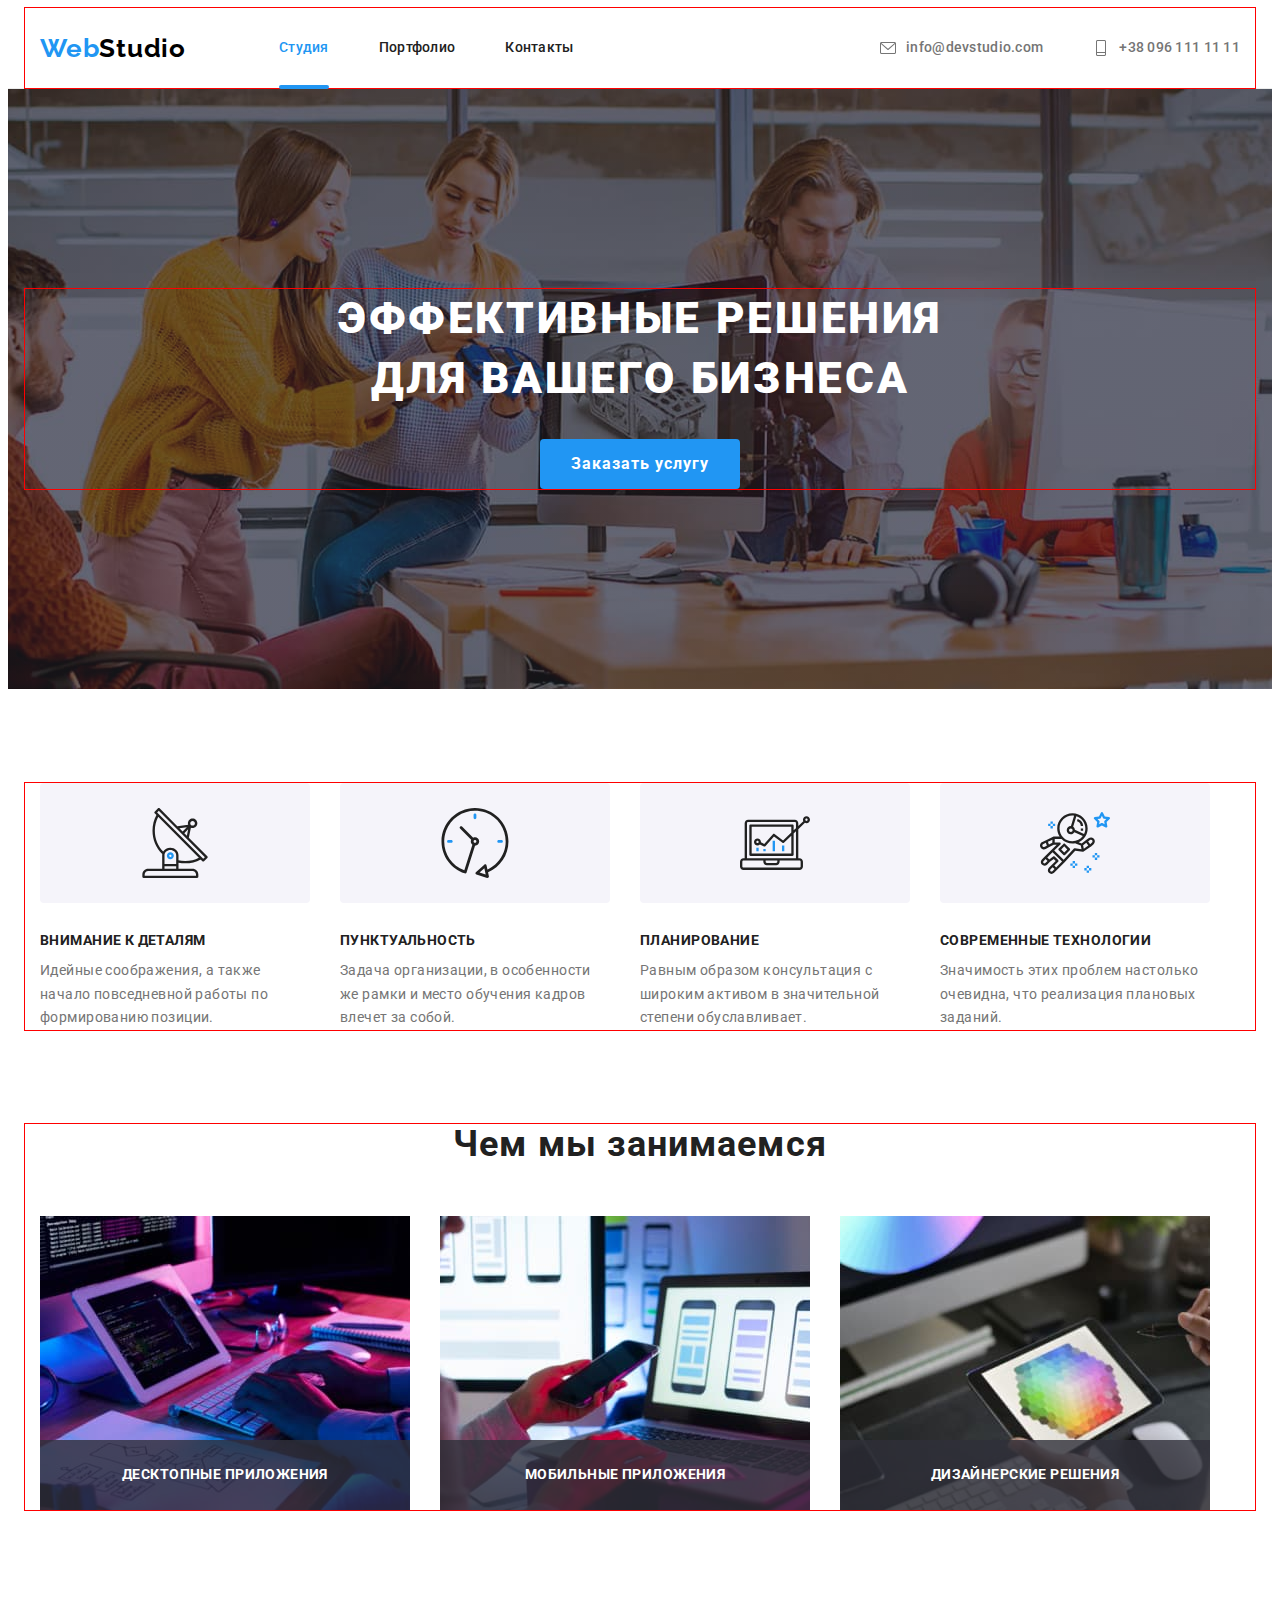
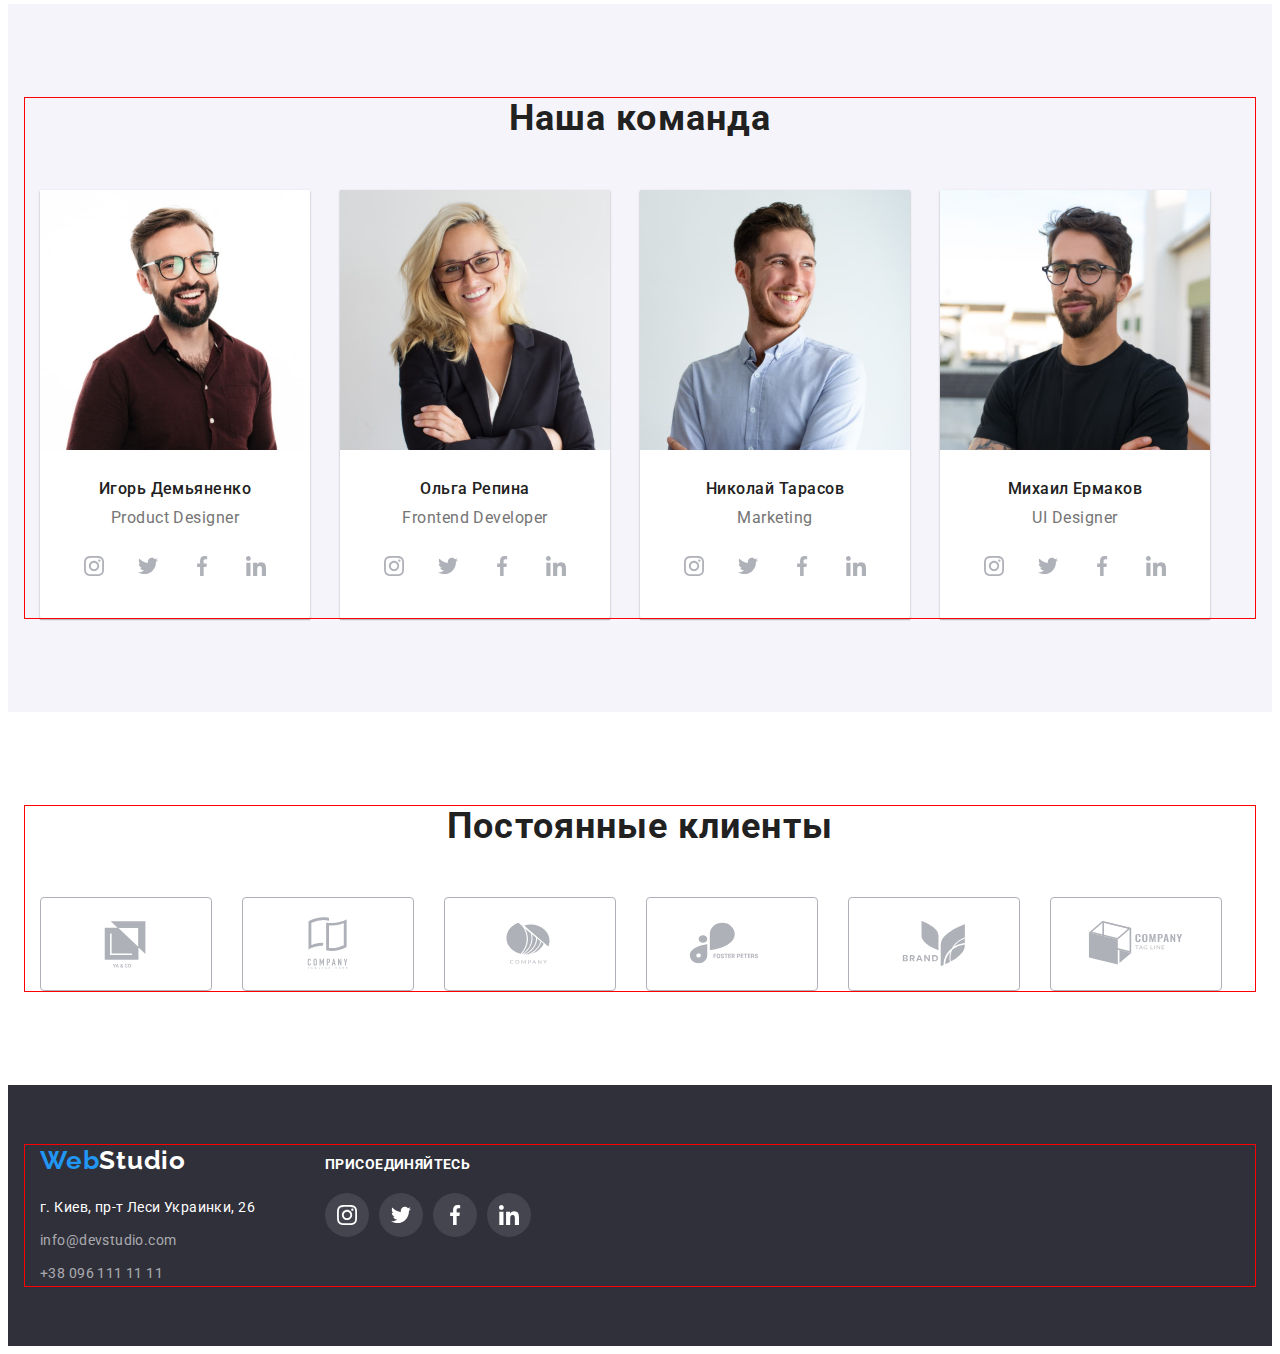
<file: index.html>
<!DOCTYPE html>
<html lang="ru">

<head>
    <meta charset="UTF-8">
    <meta http-equiv="X-UA-Compatible" content="IE=edge">
    <meta name="viewport" content="width=device-width, initial-scale=1.0">
    <link rel="preconnect" href="https://fonts.googleapis.com">
    <link rel="preconnect" href="https://fonts.gstatic.com" crossorigin>
    <link
        href="https://fonts.googleapis.com/css2?family=Raleway:wght@700&family=Roboto:wght@400;500;700;900&display=swap"
        rel="stylesheet">
    <title>WebStudio</title>
    <link rel="stylesheet" href="https://cdnjs.cloudflare.com/ajax/libs/modern-normalize/1.1.0/modern-normalize.min.css"
        integrity="sha512-wpPYUAdjBVSE4KJnH1VR1HeZfpl1ub8YT/NKx4PuQ5NmX2tKuGu6U/JRp5y+Y8XG2tV+wKQpNHVUX03MfMFn9Q=="
        crossorigin="anonymous" referrerpolicy="no-referrer" />
    <link rel="stylesheet" href="https://cdnjs.cloudflare.com/ajax/libs/animate.css/4.1.1/animate.min.css" />
    <link rel="stylesheet" href="./css/style.css">
</head>

<!-- href="https://cdnjs.cloudflare.com/ajax/libs/modern-normalize/1.1.0/modern-normalize.min.css"
integrity="sha512-wpPYUAdjBVSE4KJnH1VR1HeZfpl1ub8YT/NKx4PuQ5NmX2tKuGu6U/JRp5y+Y8XG2tV+wKQpNHVUX03MfMFn9Q==" 
***** в этом модерн-нормалайзе можно габарит контейнера указывать вместе с боковыми падингами (в моем случае 1200) -->

<!-- href="node_modules/modern-normalize/modern-normalize.css" 
*****нормалайз по ТЗ от GOIT, на него ругается браузер и нужно габарит контейнера указывать вычитая пвдинги боковые (в моем случае 1170) -->

<body>
    <!-- header -->
    <header class="header line">
        <div class="container">
            <div class="animate__animated animate__pulse">
                <a href="index.html" lang="en" class="logo-first">Web<span class="logo-second">Studio</span></a>
            </div>

            <nav class="header-nav">
                <ul class="header-list">
                    <li class="header-item"><a href="./index.html" class="hover current">Студия</a></li>
                    <li class="header-item"><a href="./portfolio.html" class="hover">Портфолио</a></li>
                    <li class="header-item"><a href="" class="hover">Контакты</a></li>
                </ul>
            </nav>

            <ul class="header-contacts">
                <li class="header-mail">
                    <a href="mailto:info@devstudio.com" class="hover-contacts">
                        <svg class="header-contacts-icon" width="16" height="16">
                            <use href="./images/icons.svg#icon-envelope"></use>
                        </svg>info@devstudio.com
                    </a>
                </li>
                <li class="header-phone">
                    <a href="tel:+380961111111" class="hover-contacts">
                        <svg class="header-contacts-icon" width="16" height="16">
                            <use href="./images/icons.svg#icon-vector"></use>
                        </svg>+38 096 111 11 11
                    </a>
                </li>
            </ul>
        </div>
    </header>

    <!-- боди -->
    <main>
        <!-- секция 1 hero-->
        <section class="hero">
            <div class="container">
                <h1 class="hero-title">Эффективные решения для вашего бизнеса</h1>
                <button type="button" class="hero-button" data-modal-open>Заказать услугу</button>
            </div>
        </section>

        <!-- секция 2 description -->
        <section class="description">
            <div class="container">
                <ul class="description-list">
                    <li class="description-item">
                        <div class="description-pic-item">
                            <svg class="description-pic-icon" width="70" height="70">
                                <use href="./images/icons.svg#icon-antenna"></use>
                            </svg>
                        </div>
                        <h3 class="description-title">Внимание к деталям</h3>
                        <p class="description-text">Идейные соображения, а также начало повседневной работы по
                            формированию позиции.</p>
                    </li>
                    <li class="description-item">
                        <div class="description-pic-item">
                            <svg class="description-pic-icon" width="70" height="70">
                                <use href="./images/icons.svg#icon-clock"></use>
                            </svg>
                        </div>
                        <h3 class="description-title">Пунктуальность</h3>
                        <p class="description-text">Задача организации, в особенности же рамки и место обучения кадров
                            влечет за собой.</p>
                    </li>
                    <li class="description-item">
                        <div class="description-pic-item">
                            <svg class="description-pic-icon" width="70" height="70">
                                <use href="./images/icons.svg#icon-diagram"></use>
                            </svg>
                        </div>
                        <h3 class="description-title">Планирование</h3>
                        <p class="description-text">Равным образом консультация с широким активом в значительной степени
                            обуславливает.</p>
                    </li>
                    <li class="description-item">
                        <div class="description-pic-item">
                            <svg class="description-pic-icon" width="70" height="70">
                                <use href="./images/icons.svg#icon-astronaut"></use>
                            </svg>
                        </div>
                        <h3 class="description-title">Современные технологии</h3>
                        <p class="description-text">Значимость этих проблем настолько очевидна, что реализация плановых
                            заданий.</p>
                    </li>
                </ul>
            </div>
        </section>

        <!-- секция 3 about -->
        <section class="about">
            <div class="container">
                <h2 class="about-title">Чем мы занимаемся</h2>
                <ul class="about-list">
                    <li class="about-item">
                        <img src="./images/img0.jpg" alt="изображение програмирования" width="370" height="294">
                        <div class="about-images">
                            <p class="about-images-name">Десктопные приложения</p>
                        </div>
                    </li>
                    <li class="about-item">
                        <img src="./images/img1.jpg" alt="изображение синхронизации с телефоном" width="370"
                            height="294">
                        <div class="about-images">
                            <p class="about-images-name">Мобильные приложения</p>
                        </div>
                    </li>
                    <li class="about-item">
                        <img src="./images/img2.jpg" alt="изображение цветового дизайна" width="370" height="294">
                        <div class="about-images">
                            <p class="about-images-name">Дизайнерские решения</p>
                        </div>
                    </li>
                </ul>
            </div>
        </section>

        <!-- секция 4 team-->
        <section class="team">
            <div class="container">
                <h2 class="team-title">Наша команда</h2>
                <ul class="team-list">
                    <li class="team-item">
                        <img src="./images/img3.jpg" alt="фото Игорь Демьяненко" width="270" height="260">
                        <div class="team-item-caption">
                            <h3 class="team-name">Игорь Демьяненко</h3>
                            <p lang="en" class="team-profession">Product Designer</p>
                            <ul class="team-social-list">
                                <li class="team-social-item">
                                    <a href="" class="team-social-link">
                                        <svg class="team-social-icon" width="20" height="20">
                                            <use href="./images/icons.svg#icon-instagram"></use>
                                        </svg>
                                    </a>
                                </li>
                                <li class="team-social-item">
                                    <a href="" class="team-social-link">
                                        <svg class="team-social-icon" width="20" height="20">
                                            <use href="./images/icons.svg#icon-twitter"></use>
                                        </svg>
                                    </a>
                                </li>
                                <li class="team-social-item">
                                    <a href="" class="team-social-link">
                                        <svg class="team-social-icon" width="20" height="20">
                                            <use href="./images/icons.svg#icon-facebook"></use>
                                        </svg>
                                    </a>
                                </li>
                                <li class="team-social-item">
                                    <a href="" class="team-social-link">
                                        <svg class="team-social-icon" width="20" height="20">
                                            <use href="./images/icons.svg#icon-linkedin"></use>
                                        </svg>
                                    </a>
                                </li>
                            </ul>
                        </div>
                    </li>
                    <li class="team-item">
                        <img src="./images/img4.jpg" alt="фото Ольга Репина" width="270" height="260">
                        <div class="team-item-caption">
                            <h3 class="team-name">Ольга Репина</h3>
                            <p lang="en" class="team-profession">Frontend Developer</p>
                            <ul class="team-social-list">
                                <li class="team-social-item">
                                    <a href="" class="team-social-link">
                                        <svg class="team-social-icon" width="20" height="20">
                                            <use href="./images/icons.svg#icon-instagram"></use>
                                        </svg>
                                    </a>
                                </li>
                                <li class="team-social-item">
                                    <a href="" class="team-social-link">
                                        <svg class="team-social-icon" width="20" height="20">
                                            <use href="./images/icons.svg#icon-twitter"></use>
                                        </svg>
                                    </a>
                                </li>
                                <li class="team-social-item">
                                    <a href="" class="team-social-link">
                                        <svg class="team-social-icon" width="20" height="20">
                                            <use href="./images/icons.svg#icon-facebook"></use>
                                        </svg>
                                    </a>
                                </li>
                                <li class="team-social-item">
                                    <a href="" class="team-social-link">
                                        <svg class="team-social-icon" width="20" height="20">
                                            <use href="./images/icons.svg#icon-linkedin"></use>
                                        </svg>
                                    </a>
                                </li>
                            </ul>
                        </div>
                    </li>
                    <li class="team-item">
                        <img src="./images/img5.jpg" alt="фото Николай Тарасов" width="270" height="260">
                        <div class="team-item-caption">
                            <h3 class="team-name">Николай Тарасов</h3>
                            <p lang="en" class="team-profession">Marketing</p>
                            <ul class="team-social-list">
                                <li class="team-social-item">
                                    <a href="" class="team-social-link">
                                        <svg class="team-social-icon" width="20" height="20">
                                            <use href="./images/icons.svg#icon-instagram"></use>
                                        </svg>
                                    </a>
                                </li>
                                <li class="team-social-item">
                                    <a href="" class="team-social-link">
                                        <svg class="team-social-icon" width="20" height="20">
                                            <use href="./images/icons.svg#icon-twitter"></use>
                                        </svg>
                                    </a>
                                </li>
                                <li class="team-social-item">
                                    <a href="" class="team-social-link">
                                        <svg class="team-social-icon" width="20" height="20">
                                            <use href="./images/icons.svg#icon-facebook"></use>
                                        </svg>
                                    </a>
                                </li>
                                <li class="team-social-item">
                                    <a href="" class="team-social-link">
                                        <svg class="team-social-icon" width="20" height="20">
                                            <use href="./images/icons.svg#icon-linkedin"></use>
                                        </svg>
                                    </a>
                                </li>
                            </ul>
                        </div>
                    </li>
                    <li class="team-item">
                        <img src="./images/img6.jpg" alt="фото Михаил Ермаков" width="270" height="260">
                        <div class="team-item-caption">
                            <h3 class="team-name">Михаил Ермаков</h3>
                            <p lang="en" class="team-profession">UI Designer</p>
                            <ul class="team-social-list">
                                <li class="team-social-item">
                                    <a href="" class="team-social-link">
                                        <svg class="team-social-icon" width="20" height="20">
                                            <use href="./images/icons.svg#icon-instagram"></use>
                                        </svg>
                                    </a>
                                </li>
                                <li class="team-social-item">
                                    <a href="" class="team-social-link">
                                        <svg class="team-social-icon" width="20" height="20">
                                            <use href="./images/icons.svg#icon-twitter"></use>
                                        </svg>
                                    </a>
                                </li>
                                <li class="team-social-item">
                                    <a href="" class="team-social-link">
                                        <svg class="team-social-icon" width="20" height="20">
                                            <use href="./images/icons.svg#icon-facebook"></use>
                                        </svg>
                                    </a>
                                </li>
                                <li class="team-social-item">
                                    <a href="" class="team-social-link">
                                        <svg class="team-social-icon" width="20" height="20">
                                            <use href="./images/icons.svg#icon-linkedin"></use>
                                        </svg>
                                    </a>
                                </li>
                            </ul>
                        </div>
                    </li>
                </ul>
            </div>
        </section>

        <!-- секция 5 clients -->

        <section class="clients">
            <div class="container">
                <h2 class="clients-title">Постоянные клиенты</h2>
                <ul class="clients-list">
                    <li class="clients-item">
                        <a href="" class="clients-link">
                            <svg class="clients-icon" width="106" height="60">
                                <use href="./images/icons.svg#icon-yaco"></use>
                            </svg>
                        </a>
                    </li>
                    <li class="clients-item">
                        <a href="" class="clients-link">
                            <svg class="clients-icon" width="106" height="60">
                                <use href="./images/icons.svg#icon-company_1"></use>
                            </svg>
                        </a>
                    </li>
                    <li class="clients-item">
                        <a href="" class="clients-link">
                            <svg class="clients-icon" width="106" height="60">
                                <use href="./images/icons.svg#icon-company_2"></use>
                            </svg>
                        </a>
                    </li>
                    <li class="clients-item">
                        <a href="" class="clients-link">
                            <svg class="clients-icon" width="106" height="60">
                                <use href="./images/icons.svg#icon-foster"></use>
                            </svg>
                        </a>
                    </li>
                    <li class="clients-item">
                        <a href="" class="clients-link">
                            <svg class="clients-icon" width="106" height="60">
                                <use href="./images/icons.svg#icon-brand"></use>
                            </svg>
                        </a>
                    </li>
                    <li class="clients-item">
                        <a href="" class="clients-link">
                            <svg class="clients-icon" width="106" height="60">
                                <use href="./images/icons.svg#icon-company_3"></use>
                            </svg>
                        </a>
                    </li>
                </ul>
            </div>
        </section>
    </main>

    <!-- футер -->
    <footer class="footer">
        <div class="container">
            <div class="footer-block-one">
                <div class="animate__animated animate__pulse">
                    <a href="index.html" lang="en" class="logo-first">Web<span
                            class="footer-logo-second">Studio</span></a>
                </div>

                <address class="footer-addres-block">
                    <ul class="footer-item">
                        <li class="footer-address"><a href="https://goo.gl/maps/749xMhc2CT7vGqMKA" target="_blank"
                                rel="noopener noreferrer" class="footer-contacts-address">г. Киев, пр-т Леси Украинки,
                                26</a></li>
                        <li class="footer-mail"><a href="mailto:info@devstudio.com"
                                class="footer-contacts">info@devstudio.com</a></li>
                        <li class="footer-phone"><a href="tel:+380961111111" class="footer-contacts">+38 096 111 11
                                11</a></li>
                    </ul>
                </address>
            </div>

            <div class="footer-block-two">
                <p class="footer-title">присоединяйтесь</p>
                <ul class="footer-social-list">
                    <li class="footer-social-item">
                        <a href="" class="footer-social-link">
                            <svg class="footer-social-icon" width="20" height="20">
                                <use href="./images/icons.svg#icon-instagram"></use>
                            </svg>
                        </a>
                    </li>
                    <li class="footer-social-item">
                        <a href="" class="footer-social-link">
                            <svg class="footer-social-icon" width="20" height="20">
                                <use href="./images/icons.svg#icon-twitter"></use>
                            </svg>
                        </a>
                    </li>
                    <li class="footer-social-item">
                        <a href="" class="footer-social-link">
                            <svg class="footer-social-icon" width="20" height="20">
                                <use href="./images/icons.svg#icon-facebook"></use>
                            </svg>
                        </a>
                    </li>
                    <li class="footer-social-item">
                        <a href="" class="footer-social-link">
                            <svg class="footer-social-icon" width="20" height="20">
                                <use href="./images/icons.svg#icon-linkedin"></use>
                            </svg>
                        </a>
                    </li>
                </ul>
            </div>
        </div>
    </footer>

    <!-- Модальное окно -->

    <div class="backdrop is-hidden" data-modal>
        <div class="modal">
            <button type="button" class="modal-close-btn" data-modal-close>
                <svg class="modal-close" width="18" height="18">
                    <use href="./images/icons.svg#icon-x"></use>
                </svg>
            </button>
        </div>
    </div>

    <script src="./js/modal.js"></script>
</body>

</html>
</file>
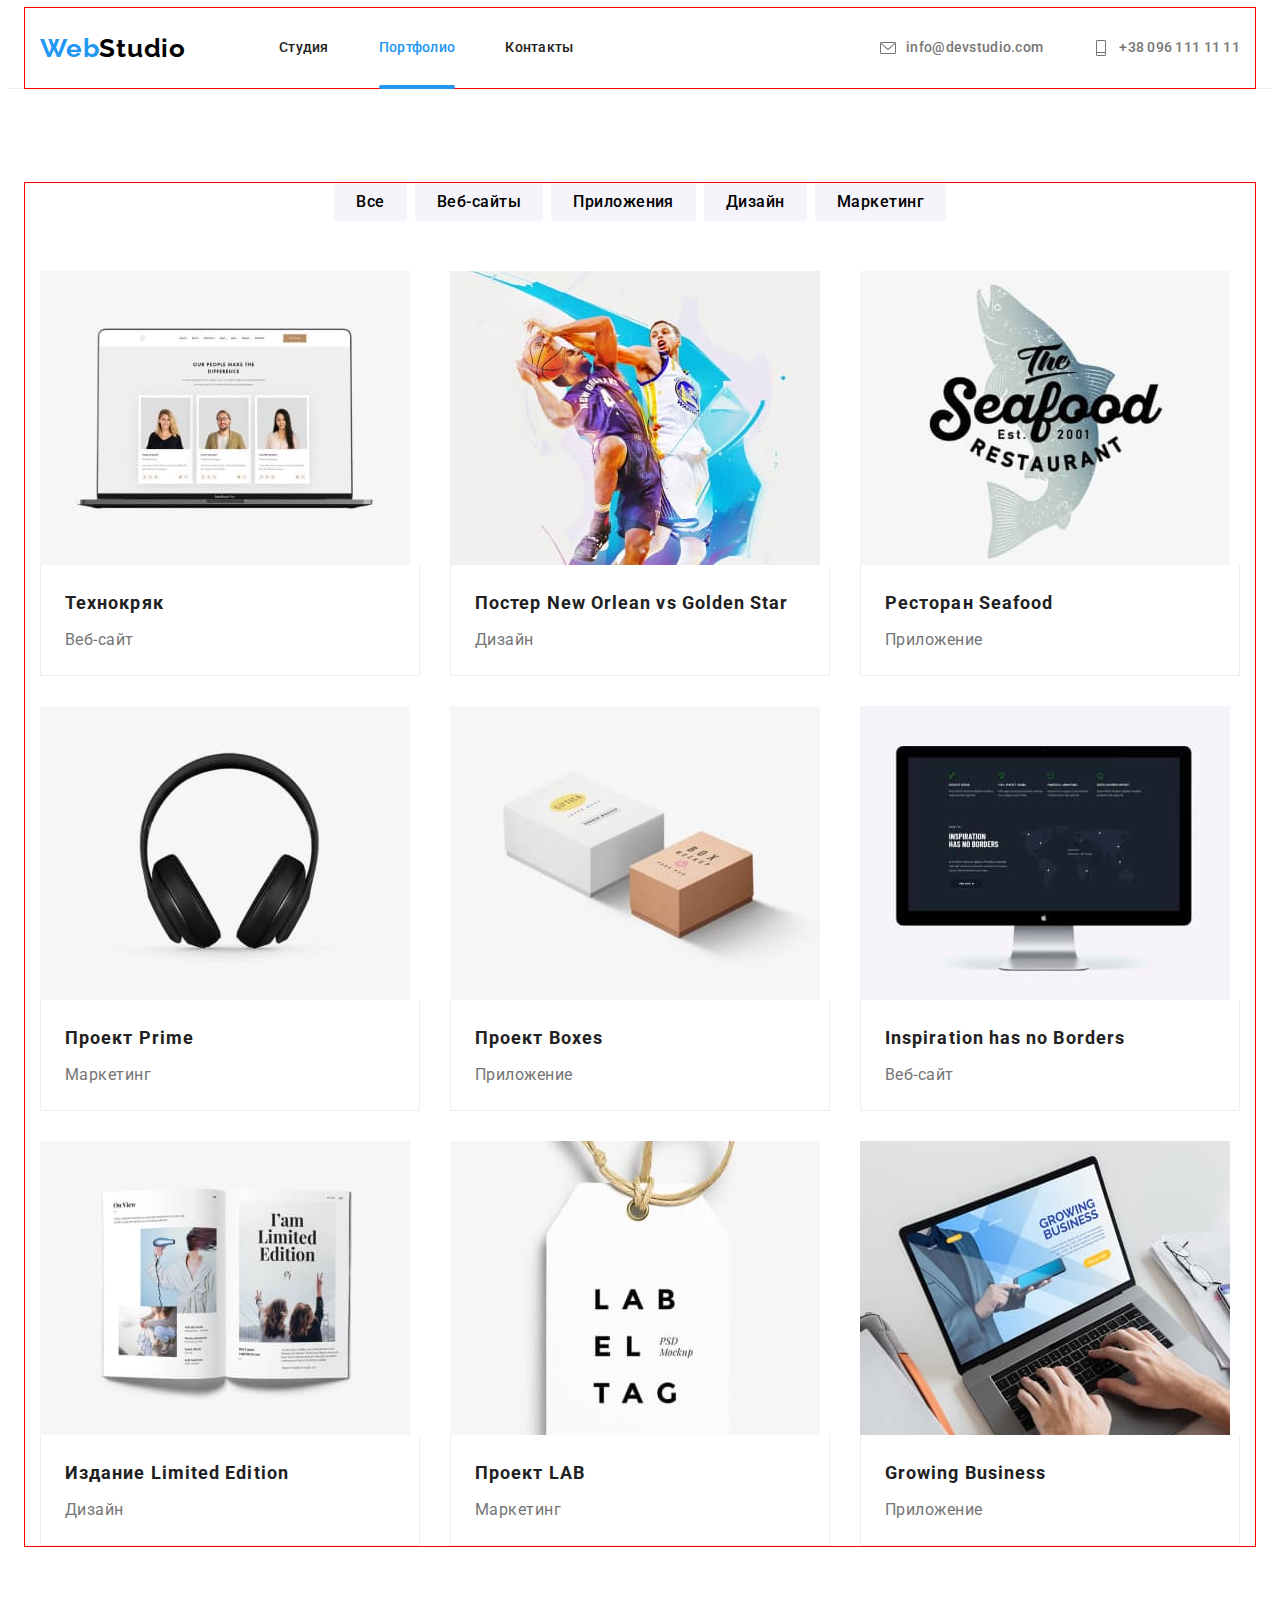
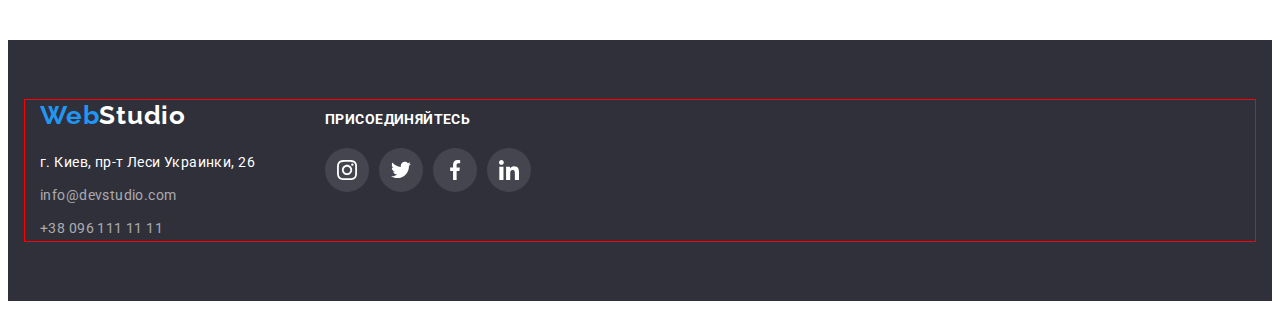
<file: portfolio.html>
<!DOCTYPE html>
<html lang="ru">

<head>
  <meta charset="UTF-8" />
  <meta http-equiv="X-UA-Compatible" content="IE=edge" />
  <meta name="viewport" content="width=device-width, initial-scale=1.0" />
  <link rel="preconnect" href="https://fonts.googleapis.com" />
  <link rel="preconnect" href="https://fonts.gstatic.com" crossorigin />
  <link href="https://fonts.googleapis.com/css2?family=Raleway:wght@700&family=Roboto:wght@400;500;700;900&display=swap"
    rel="stylesheet" />
  <title>WebStudio</title>
  <link rel="stylesheet" href="https://cdnjs.cloudflare.com/ajax/libs/modern-normalize/1.1.0/modern-normalize.min.css"
    integrity="sha512-wpPYUAdjBVSE4KJnH1VR1HeZfpl1ub8YT/NKx4PuQ5NmX2tKuGu6U/JRp5y+Y8XG2tV+wKQpNHVUX03MfMFn9Q=="
    crossorigin="anonymous" referrerpolicy="no-referrer" />
  <link rel="stylesheet" href="https://cdnjs.cloudflare.com/ajax/libs/animate.css/4.1.1/animate.min.css" />
  <link rel="stylesheet" href="./css/style.css" />
</head>

<body>
  <!-- header -->
  <header class="header line">
    <div class="container">
      <div class="animate__animated animate__pulse">
        <a href="index.html" lang="en" class="logo-first">Web<span class="logo-second">Studio</span></a>
      </div>
      <nav class="header-nav">
        <ul class="header-list">
          <li class="header-item">
            <a href="./index.html" class="hover">Студия</a>
          </li>
          <li class="header-item">
            <a href="./portfolio.html" class="hover current">Портфолио</a>
          </li>
          <li class="header-item"><a href="" class="hover">Контакты</a></li>
        </ul>
      </nav>

      <ul class="header-contacts">
        <li class="header-mail">
          <a href="mailto:info@devstudio.com" class="hover-contacts">
            <svg class="header-contacts-icon" width="16" height="16">
              <use href="./images/icons.svg#icon-envelope"></use>
            </svg>info@devstudio.com
          </a>
        </li>
        <li class="header-phone">
          <a href="tel:+380961111111" class="hover-contacts">
            <svg class="header-contacts-icon" width="16" height="16">
              <use href="./images/icons.svg#icon-vector"></use>
            </svg>+38 096 111 11 11
          </a>
        </li>
      </ul>
    </div>
  </header>

  <!-- боди -->
  <main>
    <!-- секция кнопок и работ -->
    <section class="buttons-work">
      <div class="container">
        <h2 class="visually-hidden">Галлерея</h2>

        <!-- часть 1 ряд кнопок -->

        <ul class="buttons-list">
          <li class="buttons-item">
            <button type="button" class="buttons-properties">Все</button>
          </li>
          <li class="buttons-item">
            <button type="button" class="buttons-properties">
              Веб-сайты
            </button>
          </li>
          <li class="buttons-item">
            <button type="button" class="buttons-properties">
              Приложения
            </button>
          </li>
          <li class="buttons-item">
            <button type="button" class="buttons-properties">Дизайн</button>
          </li>
          <li class="buttons-item">
            <button type="button" class="buttons-properties">
              Маркетинг
            </button>
          </li>
        </ul>

        <!-- часть 2 работы -->

        <ul class="work-list">
          <li class="work-item">
            <div class="work-item-wrap">
              <img src="./images/img7.jpg" alt="изображение веб-сайта" width="370" height="294" />
              <p class="work-images-text">
                Ресурс предлагает комплексные предложения с разным уровнем
                функционала и сервисов. Все это позволит посетителю получить
                исчерпывающие сведения <br />
                о компании или частном лице.
              </p>
            </div>
            <div class="work-item-caption">
              <h3 class="work-name">Технокряк</h3>
              <p class="work-specifics">Веб-сайт</p>
            </div>
          </li>
          <li class="work-item">
            <div class="work-item-wrap">
              <img src="./images/img8.jpg" alt="изображение дизайна" width="370" height="294" />
              <p class="work-images-text">
                Lorem ipsum dolor, sit amet consectetur adipisicing elit. Ipsum laborum eius laudantium consectetur id
                animi ab! Enim quaerat eveniet magnam, ipsa debitis minima! Quae deserunt voluptates incidunt? Est, fuga
                itaque debitis incidunt natus quae praesentium reiciendis minima, reprehenderit veniam ipsa.
              </p>
            </div>
            <div class="work-item-caption">
              <h3 lang="en" class="work-name">
                Постер New Orlean vs Golden Star
              </h3>
              <p class="work-specifics">Дизайн</p>
            </div>
          </li>
          <li class="work-item">
            <div class="work-item-wrap">
              <img src="./images/img9.jpg" alt="изображение приложения" width="370" height="294" />
              <p class="work-images-text">
                Lorem ipsum, dolor sit amet consectetur adipisicing elit. Aut recusandae omnis accusantium odit ab.
                Quaerat tempora animi accusamus fugit eum praesentium possimus eaque voluptatem.
              </p>
            </div>
            <div class="work-item-caption">
              <h3 lang="en" class="work-name">Ресторан Seafood</h3>
              <p class="work-specifics">Приложение</p>
            </div>
          </li>
          <li class="work-item">
            <div class="work-item-wrap">
              <img src="./images/img10.jpg" alt="изображение продукта маркетинга" width="370" height="294" />
              <p class="work-images-text">
                Lorem ipsum, dolor sit amet consectetur adipisicing elit. Aut recusandae omnis accusantium odit ab.
                Quaerat tempora animi accusamus fugit eum praesentium possimus eaque voluptatem.
              </p>
            </div>
            <div class="work-item-caption">
              <h3 lang="en" class="work-name">Проект Prime</h3>
              <p class="work-specifics">Маркетинг</p>
            </div>
          </li>
          <li class="work-item">
            <div class="work-item-wrap">
              <img src="./images/img11.jpg" alt="изображение приложения" width="370" height="294" />
              <p class="work-images-text">
                Lorem ipsum, dolor sit amet consectetur adipisicing elit. Aut recusandae omnis accusantium odit ab.
                Quaerat tempora animi accusamus fugit eum praesentium possimus eaque voluptatem.
              </p>
            </div>
            <div class="work-item-caption">
              <h3 lang="en" class="work-name">Проект Boxes</h3>
              <p class="work-specifics">Приложение</p>
            </div>
          </li>
          <li class="work-item">
            <div class="work-item-wrap">
              <img src="./images/img12.jpg" alt="изображение веб-сайта" width="370" height="294" />
              <p class="work-images-text">
                Lorem ipsum, dolor sit amet consectetur adipisicing elit. Aut recusandae omnis accusantium odit ab.
                Quaerat tempora animi accusamus fugit eum praesentium possimus eaque voluptatem.
              </p>
            </div>
            <div class="work-item-caption">
              <h3 lang="en" class="work-name">Inspiration has no Borders</h3>
              <p class="work-specifics">Веб-сайт</p>
            </div>
          </li>
          <li class="work-item">
            <div class="work-item-wrap">
              <img src="./images/img13.jpg" alt="изображение дизайна" width="370" height="294" />
              <p class="work-images-text">
                Lorem ipsum, dolor sit amet consectetur adipisicing elit. Aut recusandae omnis accusantium odit ab.
                Quaerat tempora animi accusamus fugit eum praesentium possimus eaque voluptatem.
              </p>
            </div>
            <div class="work-item-caption">
              <h3 lang="en" class="work-name">Издание Limited Edition</h3>
              <p class="work-specifics">Дизайн</p>
            </div>
          </li>
          <li class="work-item">
            <div class="work-item-wrap">
              <img src="./images/img14.jpg" alt="изображение продукта маркетинга" width="370" height="294" />
              <p class="work-images-text">
                Lorem ipsum, dolor sit amet consectetur adipisicing elit. Aut recusandae omnis accusantium odit ab.
                Quaerat tempora animi accusamus fugit eum praesentium possimus eaque voluptatem.
              </p>
            </div>
            <div class="work-item-caption">
              <h3 lang="en" class="work-name">Проект LAB</h3>
              <p class="work-specifics">Маркетинг</p>
            </div>
          </li>
          <li class="work-item">
            <div class="work-item-wrap">
              <img src="./images/img15.jpg" alt="изображение приложения" width="370" height="294" />
              <p class="work-images-text">
                Lorem ipsum, dolor sit amet consectetur adipisicing elit. Aut recusandae omnis accusantium odit ab.
                Quaerat tempora animi accusamus fugit eum praesentium possimus eaque voluptatem.
              </p>
            </div>
            <div class="work-item-caption">
              <h3 lang="en" class="work-name">Growing Business</h3>
              <p class="work-specifics">Приложение</p>
            </div>
          </li>
        </ul>
      </div>
    </section>
  </main>

  <!-- футер -->
  <footer class="footer">
    <div class="container">
      <div class="footer-block-one">
        <div class="animate__animated animate__pulse">
          <a href="index.html" lang="en" class="logo-first">Web<span class="footer-logo-second">Studio</span></a>
        </div>

        <address class="footer-addres-block">
          <ul class="footer-item">
            <li class="footer-address">
              <a href="https://goo.gl/maps/749xMhc2CT7vGqMKA" target="_blank" rel="noopener noreferrer"
                class="footer-contacts-address">г. Киев, пр-т Леси Украинки, 26</a>
            </li>
            <li class="footer-mail">
              <a href="mailto:info@devstudio.com" class="footer-contacts">info@devstudio.com</a>
            </li>
            <li class="footer-phone">
              <a href="tel:+380961111111" class="footer-contacts">+38 096 111 11 11</a>
            </li>
          </ul>
        </address>
      </div>

      <div class="footer-block-two">
        <p class="footer-title">присоединяйтесь</p>
        <ul class="footer-social-list">
          <li class="footer-social-item">
            <a href="" class="footer-social-link">
              <svg class="footer-social-icon" width="20" height="20">
                <use href="./images/icons.svg#icon-instagram"></use>
              </svg>
            </a>
          </li>
          <li class="footer-social-item">
            <a href="" class="footer-social-link">
              <svg class="footer-social-icon" width="20" height="20">
                <use href="./images/icons.svg#icon-twitter"></use>
              </svg>
            </a>
          </li>
          <li class="footer-social-item">
            <a href="" class="footer-social-link">
              <svg class="footer-social-icon" width="20" height="20">
                <use href="./images/icons.svg#icon-facebook"></use>
              </svg>
            </a>
          </li>
          <li class="footer-social-item">
            <a href="" class="footer-social-link">
              <svg class="footer-social-icon" width="20" height="20">
                <use href="./images/icons.svg#icon-linkedin"></use>
              </svg>
            </a>
          </li>
        </ul>
      </div>
    </div>
  </footer>

</body>

</html>
</file>
<file: css/style.css>
:root {
  --main-text-color: #212121;
  --title-text-color: #ffffff;
  --secondary-text-color: #757575;
  --small-text-color: rgba(255, 255, 255, 0.6);
  --accent-text-color: #2196f3;
  --main-background-color: #2f303a;
  --icons-light-color: #afb1b8;
  --light-background-color: #f5f4fa;
  --main-font: "roboto", "verdana", sans-serif;
  --typical-margin: 94px;
}

/* сброс стилей */

h1,
h2,
h3,
h4,
h5,
h6,
p {
  margin: 0;
}

ul {
  margin: 0;
  padding-left: 0;
  list-style: none; /* точки списка */
}

a {
  color: currentColor; /* ссылки наследуют цвет родителя*/
  text-decoration: none; /* подчеркивание */
}

address {
  font-style: normal;
}

button {
  cursor: pointer; /* палец при наведении */
  border-radius: 4px;
  border: 0px;
}

body {
  color: var(--main-text-color);
  font-family: var(--main-font);
}

img {
  border: 0;
  margin: 0;
  padding: 0;
  display: block; /*-- убирает на картинках нижний непонятный отступ --*/
  /* max-width: 100%, height: auto; */
}

/*-- страница 1 СТУДИЯ --*/

/*-- header --*/

/* .header {
    padding-top: 24px;
    padding-bottom: 25px;
} */

.container {
  width: 1200px;
  padding-left: 15px;
  padding-right: 15px;
  margin: 0 auto;
  outline: 1px solid red;
}

.header .container {
  display: flex;
  align-items: center;
}

.logo-first {
  font-family: "Raleway";
  font-weight: 700;
  font-size: 26px;
  line-height: 1.19;
  letter-spacing: 0.03em;
  color: var(--accent-text-color);
}

.logo-second {
  font-family: "Raleway";
  font-weight: 700;
  font-size: 26px;
  line-height: 1.19;
  letter-spacing: 0.03em;
  color: #000000;
}

.logo-first,
.logo-second {
  outline-color: var(--accent-text-color);
}

/* .header-nav {} */

.header-list {
  display: flex;
  margin-left: 93px;
}

.header-item {
  font-weight: 500;
  font-size: 14px;
  line-height: 1.14;
  letter-spacing: 0.02em;
  position: relative;
  padding-top: 32px;
  padding-bottom: 32px;
}

.header-item:not(:last-child) {
  margin-right: 50px;
}

.header-list .current {
  color: var(--accent-text-color);
}

.hover {
  outline-color: var(--accent-text-color);
  transition-property: color;
  transition-duration: 250ms;
  transition-timing-function: cubic-bezier(0.4, 0, 0.2, 1);
}

/* .current {} */

.current::after {
  content: ""; /* не работает без этой строки */
  width: 100%;
  height: 4px;
  border-radius: 2px;
  background-color: var(--accent-text-color);
  display: block; /* бефор и афтер - строны элемент, без этого своства его не видно */
  position: absolute;
  bottom: -1px;
}

.hover-contacts {
  color: var(--secondary-text-color);
  display: flex;
  align-items: center;
  outline-color: var(--accent-text-color);
  transition-property: color;
  transition-duration: 250ms;
  transition-timing-function: cubic-bezier(0.4, 0, 0.2, 1);
}

.hover:hover,
.hover-contacts:hover,
.hover:focus,
.hover-contacts:focus {
  color: var(--accent-text-color);
}

/* transition: transform 250ms linear;
  transition-timing-function: cubic-bezier(0.4, 0, 0.2, 1); */

.header-contacts {
  display: flex;
  margin-left: auto;
}

.header-contacts-icon {
  fill: currentColor; /* наследует цвет от отца */
  margin-right: 10px;
}

.header-mail,
.header-phone {
  font-style: normal;
  font-weight: 500;
  font-size: 14px;
  line-height: 1.14;
  letter-spacing: 0.02em;
  color: var(--secondary-text-color);
}

.header-phone {
  margin-left: 50px;
}

/*-- боди --*/

/*-- секция 1 hero --*/

.hero {
  background-color: var(--main-background-color);
  padding-top: 200px;
  padding-bottom: 200px;
  background-image: linear-gradient(
      rgba(47, 48, 58, 0.4),
      rgba(47, 48, 58, 0.4)
    ),
    url(../images/Img.jpg);
  background-repeat: no-repeat;
  background-position: center;
  background-size: cover;
  max-width: 1600px;
  margin: 0 auto; /* отклеивает картинку от левой части экрана */
}

.hero-title {
  font-weight: 900;
  font-size: 44px;
  line-height: 1.36;
  text-align: center;
  letter-spacing: 0.06em;
  text-transform: uppercase;
  color: var(--title-text-color);
  max-width: 696px;
  margin-bottom: 30px;
  margin-left: auto;
  margin-right: auto;
}

.hero-button {
  min-width: 200px;
  height: 50px;
  font-family: "Roboto";
  font-weight: 700;
  font-size: 16px;
  line-height: 1.87;
  display: flex;
  align-items: center;
  text-align: center;
  letter-spacing: 0.06em;
  color: var(--title-text-color);
  background-color: var(--accent-text-color);
  margin-left: auto;
  margin-right: auto;
  justify-content: center;
  outline: transparent;
  transition-property: transform;
  transition-duration: 250ms;
  transition-timing-function: cubic-bezier(0.4, 0, 0.2, 1);
}

.hero-button:hover,
.hero-button:focus {
  transform: scale(90%);
}

/*-- секция 2 description --*/

.description {
  padding-top: var(--typical-margin);
}

.description-pic-item {
  width: 270px;
  height: 120px;
  background-color: var(--light-background-color);
  border-radius: 4px;
  margin-right: 30px;
  display: flex;
  justify-content: center;
  align-items: center;
  margin-bottom: 30px;
}

.description-pic-item:last-child {
  margin-right: 0px;
}

/* .description-pic-icon {} */

.description-list {
  display: flex;
}

.description-item:not(:last-child) {
  margin-right: 30px;
}

.description-item {
  max-width: 270px;
}

.description-title {
  font-size: 14px;
  line-height: 1.14;
  letter-spacing: 0.03em;
  text-transform: uppercase;
  margin-bottom: 10px;
}

.description-text {
  font-size: 14px;
  line-height: 1.71;
  letter-spacing: 0.03em;
  color: var(--secondary-text-color);
}

/*-- секция 3 about --*/

.about {
  padding-top: var(--typical-margin);
  padding-bottom: var(--typical-margin);
}

.about-title {
  font-size: 36px;
  line-height: 1.16;
  text-align: center;
  letter-spacing: 0.03em;
  margin-bottom: 50px;
}

.about-list {
  display: flex;
}

.about-item:not(:last-child) {
  margin-right: 30px;
}

.about-item {
  /* display: flex; */
  position: relative;
}

.about-images {
  width: 370px;
  min-height: 70px;
  background: rgba(47, 48, 58, 0.8);
  position: absolute;
  bottom: 0;
  /* z-index: 1; */
}

.about-images-name {
  font-weight: 700;
  font-size: 14px;
  line-height: 1.14;
  text-align: center;
  letter-spacing: 0.03em;
  text-transform: uppercase;
  color: var(--title-text-color);
  padding: 27px 82px 27px 82px;
}

/*-- секция 4 team --*/

.team {
  background-color: var(--light-background-color);
  padding-top: var(--typical-margin);
  padding-bottom: var(--typical-margin);
}

.team-title {
  font-size: 36px;
  line-height: 1.16;
  text-align: center;
  letter-spacing: 0.03em;
  margin-bottom: 50px;
}

.team-list {
  display: flex;
}

.team-item:not(:last-child) {
  margin-right: 30px;
}

.team-item {
  box-sizing: content-box;
  width: 270px;
  box-shadow: 0px 1px 3px rgba(0, 0, 0, 0.12), 0px 1px 1px rgba(0, 0, 0, 0.14),
    0px 2px 1px rgba(0, 0, 0, 0.2);
}

.team-item-caption {
  background-color: #ffffff;
  padding: 30px 32px 30px 32px;
  border-radius: 0px 0px 4px 4px;
}

.team-name {
  font-weight: 500;
  font-size: 16px;
  line-height: 1.18;
  text-align: center;
  letter-spacing: 0.03em;
}

.team-profession {
  font-size: 16px;
  line-height: 1.18;
  text-align: center;
  letter-spacing: 0.03em;
  color: var(--secondary-text-color);
  margin-top: 10px;
  margin-bottom: 16px;
}

.team-social-list {
  display: flex;
}

.team-social-item {
  width: 44px;
  height: 44px;
  margin-left: 10px;
}

.team-social-item:first-child {
  margin-left: 0px;
  justify-content: center;
}

.team-social-link {
  width: 100%;
  height: 100%;
  border-radius: 50%;
  display: flex;
  align-items: center;
  justify-content: center;
  color: var(--icons-light-color);
  outline: transparent;
  transition-property: background-color, color;
  transition-duration: 250ms;
  transition-timing-function: cubic-bezier(0.4, 0, 0.2, 1);
}

.team-social-link:hover,
.team-social-link:focus {
  background-color: var(--accent-text-color);
  color: var(--title-text-color);
}

.team-social-icon {
  fill: currentColor; /* наследует цвет от отца */
}

/* вариант 1 закрашивания иконок */
/* .team-social-link:hover,
.team-social-link:focus {
    background-color: var(--accent-text-color);
} */

/* .team-social-link:hover .team-social-icon,
.team-social-link:focus .team-social-icon {
    fill: var(--title-text-color);
} */
/* вариант 3 закрашивания иконок: ссылке задаем fill, он автоматом наследуется иконкой, и в ховере задаем тоже fill цвета на который происходит замена */

/* секция 5 clients */

.clients {
  padding-top: var(--typical-margin);
  padding-bottom: var(--typical-margin);
}

.clients-title {
  font-size: 36px;
  line-height: 1.16;
  text-align: center;
  letter-spacing: 0.03em;
  margin-bottom: 50px;
}

.clients-list {
  display: flex;
}

.clients-item {
  width: 170px;
  height: 92px;
  margin-right: 30px;
  border: 1px solid var(--icons-light-color);
  border-radius: 4px;
  transition-property: border-color;
  transition-duration: 250ms;
  transition-timing-function: cubic-bezier(0.4, 0, 0.2, 1);
}

.clients-item:last-child {
  margin-right: 0px;
}

.clients-item:hover,
.clients-item:focus {
  border-color: var(--accent-text-color);
}

.clients-link:hover .clients-icon,
.clients-link:focus .clients-icon {
  fill: var(--accent-text-color);
}

.clients-link {
  display: flex;
  justify-content: center;
  align-items: center;
  width: 100%;
  height: 100%;
  fill: var(--icons-light-color);
  outline-color: var(--accent-text-color);
}

.clients-icon {
  transition-property: fill;
  transition-duration: 250ms;
  transition-timing-function: cubic-bezier(0.4, 0, 0.2, 1);
}

/*-- футер --*/

.footer {
  background-color: var(--main-background-color);
  padding-top: 60px;
  padding-bottom: 60px;
}

/* .footer-block-one {} */

.footer .container {
  display: flex;
}

.footer-logo-second {
  font-family: "Raleway";
  font-style: normal;
  font-weight: 700;
  font-size: 26px;
  line-height: 1.19;
  letter-spacing: 0.03em;
  color: var(--title-text-color);
  background-color: #2f303a;
}

.footer-addres-block {
  margin-top: 20px;
}

/* .footer-item {} */

.footer-address {
  font-weight: 400;
  font-size: 14px;
  line-height: 1.71;
  letter-spacing: 0.03em;
  color: var(--title-text-color);
}

.footer-mail,
.footer-phone {
  font-weight: 400;
  font-size: 14px;
  line-height: 1.71;
  letter-spacing: 0.03em;
  color: var(--small-text-color);
  margin-top: 9px;
}

.footer-contacts-address {
  color: var(--title-text-color);
  background-color: #2f303a;
  outline: transparent;
  transition-property: color;
  transition-duration: 250ms;
  transition-timing-function: cubic-bezier(0.4, 0, 0.2, 1);
}

.footer-contacts {
  color: var(--small-text-color);
  background-color: #2f303a;
  outline: transparent;
  transition-property: color;
  transition-duration: 250ms;
  transition-timing-function: cubic-bezier(0.4, 0, 0.2, 1);
}

.footer-contacts-address:focus,
.footer-contacts:focus,
.footer-contacts-address:hover,
.footer-contacts:hover {
  color: var(--accent-text-color);
}

.footer-block-two {
  margin-left: 70px;
  margin-top: 12px;
}

.footer-title {
  font-weight: 700;
  font-size: 14px;
  line-height: 1.14;
  letter-spacing: 0.03em;
  text-transform: uppercase;
  color: var(--title-text-color);
  background-color: #2f303a;
  margin-bottom: 20px;
}

.footer-social-list {
  display: flex;
  background-color: #2f303a;
}

.footer-social-item {
  width: 44px;
  height: 44px;
  margin-left: 10px;
}

.footer-social-item:first-child {
  margin-left: 0px;
  justify-content: center;
}

.footer-social-link {
  width: 100%;
  height: 100%;
  border-radius: 50%;
  display: flex;
  align-items: center;
  justify-content: center;
  color: var(--title-text-color);
  background: rgba(255, 255, 255, 0.1);
  outline: transparent;
  transition-property: background-color;
  transition-duration: 250ms;
  transition-timing-function: cubic-bezier(0.4, 0, 0.2, 1);
}

.footer-social-link:hover,
.footer-social-link:focus {
  background-color: var(--accent-text-color);
}

.footer-social-icon {
  fill: currentColor; /* наследует цвет от отца */
}

/*-- страница 2 ПОРТФОЛИО --*/

:root {
  --buttons-background-color: var(--light-background-color);
}

/*-- линия --*/

.line {
  border-bottom: 1px solid #ececec;
}

/*-- секция кнопок и работ --*/

.buttons-work {
  padding-top: var(--typical-margin);
  padding-bottom: var(--typical-margin);
}

.visually-hidden {
  position: absolute;
  white-space: nowrap;
  width: 1px;
  height: 1px;
  overflow: hidden;
  border: 0;
  padding: 0;
  clip: rect(0 0 0 0);
  clip-path: inset(50%);
  margin: -1px;
}

/*-- часть 1 ряд кнопок --*/

.buttons-list {
  display: flex;
  justify-content: center;
  padding-bottom: 50px;
}

/* .buttons-item {
  position: relative;
} */

.buttons-properties {
  min-width: 73px;
  height: 38px;
  font-family: "Roboto";
  font-weight: 500;
  font-size: 16px;
  line-height: 1.62;
  align-items: center;
  text-align: center;
  letter-spacing: 0.03em;
  background-color: var(--buttons-background-color);
  padding: 6px 22px 6px 22px;
  outline: transparent;
  transition-property: background-color;
  transition-duration: 250ms;
  transition-timing-function: cubic-bezier(0.4, 0, 0.2, 1);
}

.buttons-item:not(:last-child) {
  margin-right: 8px;
}

.buttons-properties:hover,
.buttons-properties:focus {
  color: var(--title-text-color);
  background-color: var(--accent-text-color);
  box-shadow: 0px 3px 1px rgba(0, 0, 0, 0.1), 0px 1px 2px rgba(0, 0, 0, 0.08),
    0px 2px 2px rgba(0, 0, 0, 0.12);
}

/* transform: rotate(90deg);
  transition-property: rotate;
  transition-duration: 250ms;
  transition-timing-function: cubic-bezier(0.4, 0, 0.2, 1); */

/*-- часть 2 работы --*/

.work-list {
  display: flex;
  flex-wrap: wrap;
  gap: 30px;
  /* margin: -15px;                     ------ для сетки по формуле -------*/
}

.work-item {
  width: calc((100% - 60px) / 3);
}

.work-item:hover,
.work-item:focus {
  box-shadow: 0px 1px 1px rgba(0, 0, 0, 0.12), 0px 4px 4px rgba(0, 0, 0, 0.06),
    1px 4px 6px rgba(0, 0, 0, 0.16);
}

/* .work-item {                           ------ сетка по формуле -------
    flex-basis: calc(100% / 3 - 30px);    ----- вариант 1 -------
    flex-basis: calc((100% - 90px) / 3);  ----- вариант 2 -------
    margin: 15px;
} */

.work-item:hover .work-images-text {
  transform: translateY(0);
}

.work-item-wrap {
  position: relative;
  overflow: hidden;
}

.work-images-text {
  position: absolute;
  top: 0;
  font-size: 18px;
  line-height: 1.56;
  letter-spacing: 0.03em;
  color: var(--title-text-color);
  background: rgba(33, 150, 243, 0.9);
  padding: 63px 24px 63px 24px;
  height: 100%;
  transform: translateY(100%);
  transition: transform 250ms linear;
  transition-timing-function: cubic-bezier(0.4, 0, 0.2, 1);
  overflow: auto;
}

/* -----------------Скролбар--------------------- */

.work-images-text::-webkit-scrollbar {
  width: 8px;
}

.work-images-text::-webkit-scrollbar-track {
  box-shadow: inset 0 0 6px rgba(0, 0, 0, 0.3);
}

.work-images-text::-webkit-scrollbar-thumb {
  background-color: #1678c8;
  outline: 1px solid #2196f3;
  border-radius: 4px;
}

/* ---------------------------------------------- */

.work-item-caption {
  border-left: 1px solid #eeeeee;
  border-right: 1px solid #eeeeee;
  border-bottom: 1px solid #eeeeee;
  padding: 20px 24px 20px 24px;
}

.work-name {
  font-size: 18px;
  line-height: 2;
  letter-spacing: 0.06em;
}

.work-specifics {
  font-size: 16px;
  line-height: 1.88;
  letter-spacing: 0.03em;
  color: var(--secondary-text-color);
  margin-top: 4px;
}

.backdrop {
  position: fixed;
  top: 0;
  left: 0;
  width: 100%; /* или 100vw */
  height: 100%; /* или 100vh */
  background: rgba(0, 0, 0, 0.2);
  transition: opacity 250ms linear, visibility 250ms linear;
}

.backdrop.is-hidden .modal {
  transform: translate(-50%, -50%) scale(0);
}

.modal {
  position: absolute;
  top: 50%;
  left: 50%;
  transform: translate(-50%, -50%) scale(1);
  transition: transform 250ms linear;
  width: 528px;
  min-height: 581px;
  background: var(--title-text-color);
  box-shadow: 0px 1px 3px rgba(0, 0, 0, 0.12), 0px 1px 1px rgba(0, 0, 0, 0.14),
    0px 2px 1px rgba(0, 0, 0, 0.2);
  border-radius: 4px;
}

.modal-close-btn {
  position: absolute;
  right: 8px;
  top: 8px;
  width: 30px;
  height: 30px;
  border: 1px solid rgba(0, 0, 0, 0.1);
  border-radius: 50%;
  background-color: transparent;
  display: flex;
  align-items: center;
  justify-content: center;
}

/* .modal-close {} */

.is-hidden {
  opacity: 0;
  visibility: hidden;
  pointer-events: none;
}

/* скрытые строки делают так, что бы не прокручивалось окно за модалкой */

/* .no-scroll {
  overflow: hidden;
} */

/*По умолчанию, вес шрифта абзацев,
который установлен в таблице стилей браузера,
равен 400, а вес заголовков 700*/
</file>
